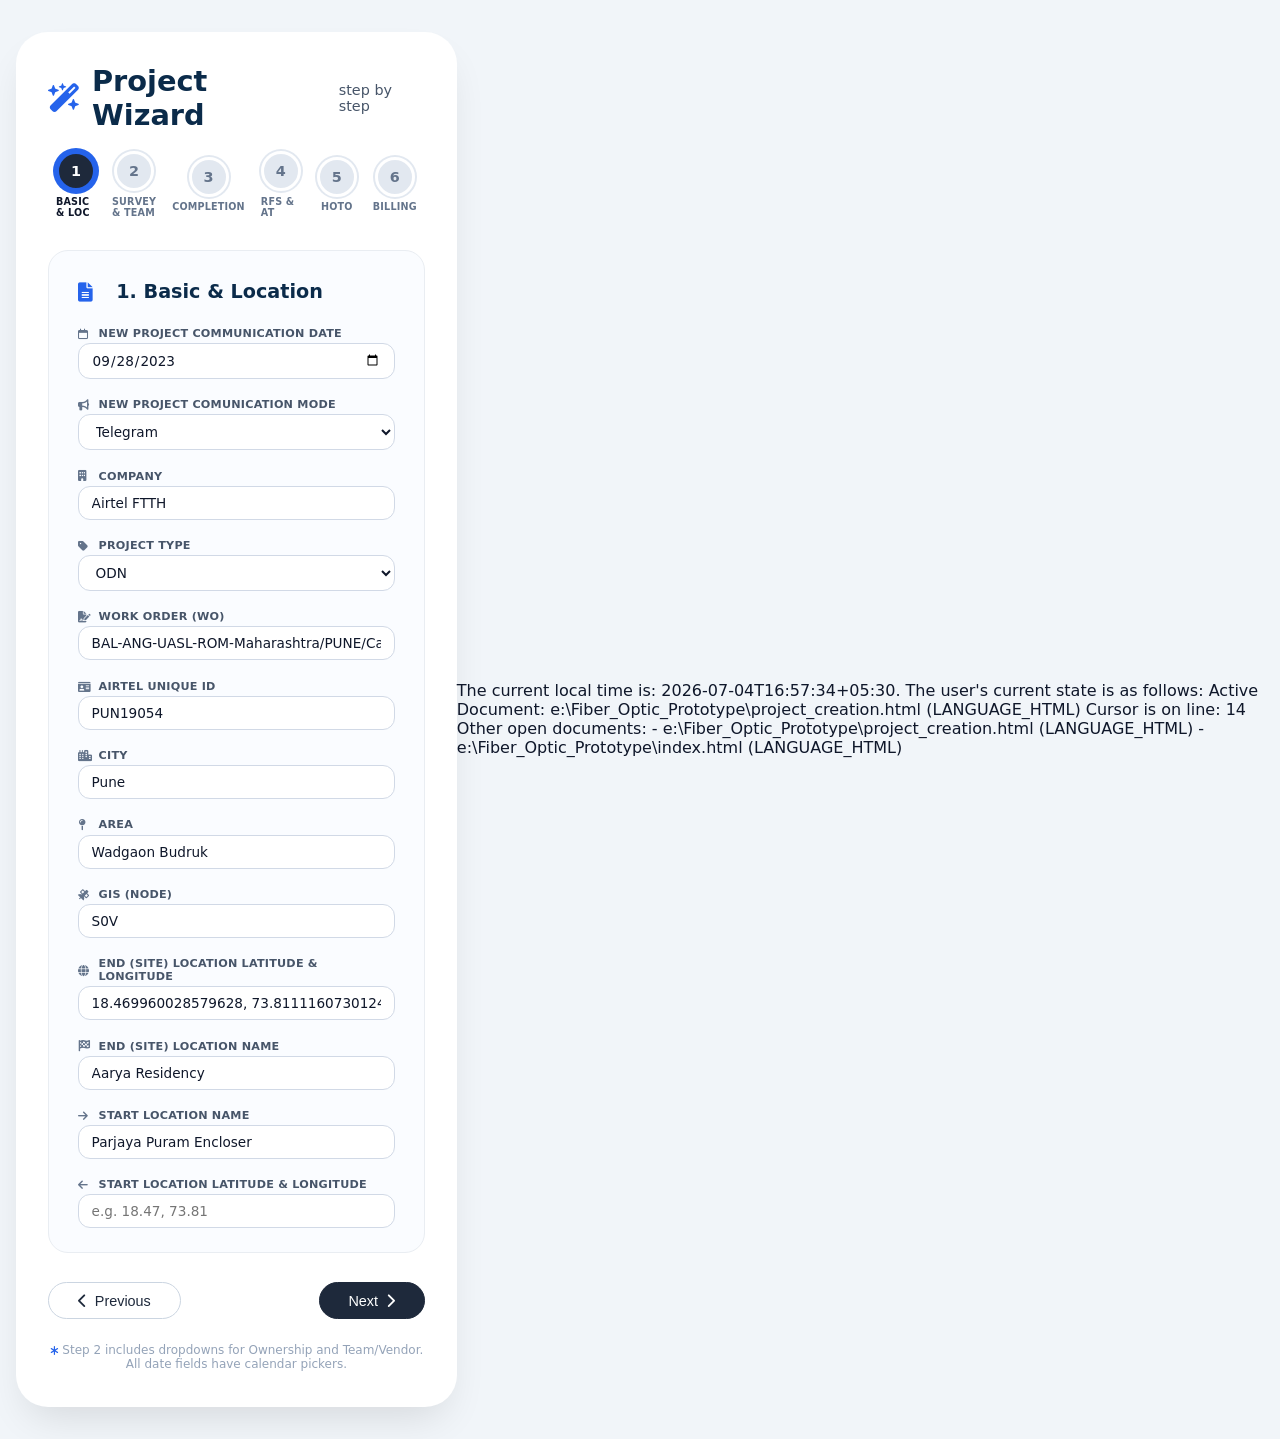
<file: project_creation_extracted.html>
<!DOCTYPE html>
<html lang="en">

<head>
  <meta charset="UTF-8">
  <meta name="viewport" content="width=device-width, initial-scale=1.0">
  <title>Project Wizard · Step by Step</title>
  <!-- Font Awesome -->
  <link rel="stylesheet" href="https://cdnjs.cloudflare.com/ajax/libs/font-awesome/6.0.0-beta3/css/all.min.css">
  <style>
    * {
      box-sizing: border-box;
      margin: 0;
      padding: 0;
    }

    body {
      background: #f1f5f9;
      font-family: 'Segoe UI', Roboto, system-ui, sans-serif;
      padding: 2rem 1rem;
      color: #0f172a;
      min-height: 100vh;
      display: flex;
      align-items: center;
      justify-content: center;
    }

    .container {
      max-width: 900px;
      width: 100%;
      background: white;
      border-radius: 32px;
      box-shadow: 0 20px 40px -12px rgba(0, 0, 0, 0.12);
      padding: 2rem 2rem 2.2rem;
    }

    h1 {
      display: flex;
      align-items: center;
      gap: 0.75rem;
      font-weight: 600;
      font-size: 1.8rem;
      color: #0b2b4a;
      margin-bottom: 0.1rem;
    }

    h1 small {
      font-size: 0.9rem;
      font-weight: 400;
      color: #475569;
      margin-left: 0.3rem;
    }

    .wizard-progress {
      display: flex;
      align-items: center;
      justify-content: space-between;
      margin: 1.2rem 0 2rem 0;
      position: relative;
    }

    .wizard-progress::before {
      content: '';
      position: absolute;
      top: 50%;
      left: 0;
      right: 0;
      height: 3px;
      background: #e2e8f0;
      transform: translateY(-50%);
      z-index: 0;
    }

    .step-indicator {
      display: flex;
      flex-direction: column;
      align-items: center;
      z-index: 1;
      background: white;
      padding: 0 0.5rem;
      cursor: pointer;
    }

    .step-circle {
      width: 40px;
      height: 40px;
      border-radius: 50%;
      background: #e2e8f0;
      color: #64748b;
      display: flex;
      align-items: center;
      justify-content: center;
      font-weight: 700;
      font-size: 0.9rem;
      border: 3px solid white;
      box-shadow: 0 0 0 2px #e2e8f0;
      transition: 0.2s;
    }

    .step-indicator.active .step-circle {
      background: #1e293b;
      color: white;
      box-shadow: 0 0 0 3px #2563eb;
      border-color: #2563eb;
    }

    .step-indicator.completed .step-circle {
      background: #0b5e42;
      color: white;
      box-shadow: 0 0 0 2px #0b5e42;
    }

    .step-label {
      font-size: 0.6rem;
      font-weight: 600;
      text-transform: uppercase;
      margin-top: 0.3rem;
      color: #64748b;
      letter-spacing: 0.02em;
    }

    .step-indicator.active .step-label {
      color: #0f172a;
    }

    .step-indicator.completed .step-label {
      color: #0b5e42;
    }

    .step-content {
      background: #fafcff;
      border-radius: 20px;
      border: 1px solid #e9edf2;
      padding: 1.8rem 1.8rem 1.5rem;
      margin-bottom: 1.8rem;
      min-height: 280px;
      transition: 0.15s;
    }

    .step-title {
      font-weight: 600;
      font-size: 1.2rem;
      margin-bottom: 1.5rem;
      display: flex;
      align-items: center;
      gap: 0.6rem;
      color: #0b2b4a;
    }

    .step-title i {
      color: #2563eb;
      width: 1.8rem;
    }

    .form-grid {
      display: grid;
      grid-template-columns: repeat(auto-fill, minmax(240px, 1fr));
      gap: 1.2rem 1.8rem;
    }

    .field-group {
      display: flex;
      flex-direction: column;
      gap: 0.2rem;
    }

    .field-group label {
      font-size: 0.7rem;
      font-weight: 600;
      text-transform: uppercase;
      letter-spacing: 0.02em;
      color: #475569;
      display: flex;
      align-items: center;
      gap: 0.3rem;
    }

    .field-group label i {
      color: #64748b;
      width: 1rem;
      font-size: 0.7rem;
    }

    .field-group input,
    .field-group select,
    .field-group textarea {
      background: white;
      border: 1px solid #d1d9e6;
      border-radius: 12px;
      padding: 0.5rem 0.8rem;
      font-size: 0.85rem;
      font-family: inherit;
      transition: 0.15s;
      color: #0f172a;
      width: 100%;
    }

    .field-group input:focus,
    .field-group select:focus,
    .field-group textarea:focus {
      outline: none;
      border-color: #3b82f6;
      box-shadow: 0 0 0 3px rgba(59, 130, 246, 0.12);
    }

    .field-group input[type="date"] {
      color-scheme: light;
    }

    .field-group .hint {
      font-size: 0.6rem;
      color: #94a3b8;
    }

    .wizard-nav {
      display: flex;
      justify-content: space-between;
      gap: 1rem;
      flex-wrap: wrap;
    }

    .btn {
      display: inline-flex;
      align-items: center;
      gap: 0.5rem;
      background: white;
      border: 1px solid #cbd5e1;
      padding: 0.6rem 1.8rem;
      border-radius: 40px;
      font-weight: 500;
      font-size: 0.9rem;
      color: #1e293b;
      cursor: pointer;
      transition: 0.15s;
    }

    .btn-primary {
      background: #1e293b;
      border: 1px solid #1e293b;
      color: white;
    }

    .btn-primary:hover {
      background: #0b2b4a;
    }

    .btn-primary:disabled {
      opacity: 0.4;
      cursor: not-allowed;
    }

    .btn-success {
      background: #0b5e42;
      border: 1px solid #0b5e42;
      color: white;
    }

    .btn-success:hover {
      background: #0a4a34;
    }

    .btn-outline {
      background: transparent;
    }

    .btn-outline:hover {
      background: #f1f5f9;
    }

    .footer-note {
      margin-top: 1.5rem;
      font-size: 0.75rem;
      color: #94a3b8;
      text-align: center;
    }

    .hidden {
      display: none !important;
    }

    .inline-flex {
      display: flex;
      flex-wrap: wrap;
      gap: 0.8rem;
    }

    @media (max-width: 768px) {
      body {
        padding: 1rem 0.5rem;
      }

      .container {
        padding: 1.2rem 1rem;
        border-radius: 16px;
      }

      .wizard-progress {
        margin: 1rem 0 1.5rem 0;
        gap: 0.2rem;
      }

      .step-content {
        padding: 1.2rem 1rem;
        min-height: auto;
      }

      .form-grid {
        grid-template-columns: 1fr;
        gap: 1rem;
      }

      .step-label {
        display: none;
        /* Hide labels entirely to fit indicators without overflow */
      }

      .step-circle {
        width: 30px;
        height: 30px;
        font-size: 0.7rem;
      }

      .wizard-progress::before {
        height: 2px;
      }

      .wizard-nav {
        flex-direction: column-reverse;
        gap: 1rem;
      }

      .wizard-nav button {
        width: 100%;
      }

      .wizard-nav div {
        width: 100%;
        flex-direction: column;
      }
    }
  </style>
</head>

<body>
  <div class="container">
    <h1>
      <i class="fas fa-wand-magic-sparkles" style="color:#2563eb;"></i> Project Wizard
      <small>step by step</small>
    </h1>

    <!-- Progress -->
    <div class="wizard-progress" id="wizardProgress">
      <div class="step-indicator active" data-step="0">
        <div class="step-circle">1</div>
        <span class="step-label">Basic & Loc</span>
      </div>
      <div class="step-indicator" data-step="1">
        <div class="step-circle">2</div>
        <span class="step-label">Survey & Team</span>
      </div>
      <div class="step-indicator" data-step="2">
        <div class="step-circle">3</div>
        <span class="step-label">Completion</span>
      </div>
      <div class="step-indicator" data-step="3">
        <div class="step-circle">4</div>
        <span class="step-label">RFS & AT</span>
      </div>
      <div class="step-indicator" data-step="4">
        <div class="step-circle">5</div>
        <span class="step-label">HOTO</span>
      </div>
      <div class="step-indicator" data-step="5">
        <div class="step-circle">6</div>
        <span class="step-label">Billing</span>
      </div>
    </div>

    <form id="wizardForm" onsubmit="event.preventDefault(); alert('✅ Wizard complete! Data ready for submission.');">
      <!-- ===== STEP 0: Basic & Loc ===== -->
      <div class="step-content" data-step="0">
        <div class="step-title"><i class="fas fa-file-lines"></i> 1. Basic & Location</div>
        <div class="form-grid">
          <div class="field-group"><label><i class="far fa-calendar"></i> New Project Communication Date</label><input
              type="date" value="2023-09-28"></div>
          <div class="field-group"><label><i class="fas fa-bullhorn"></i> New Project Comunication Mode</label><select>
              <option>Telegram</option>
              <option>Email</option>
              <option>WhatsApp</option>
              <option>Phone</option>
            </select></div>
          <div class="field-group"><label><i class="fas fa-building"></i> Company</label><input type="text"
              value="Airtel FTTH"></div>
          <div class="field-group"><label><i class="fas fa-tag"></i> Project Type</label><select>
              <option>ODN</option>
              <option>Transport</option>
              <option>IBD</option>
              <option>Other</option>
            </select></div>
          <div class="field-group"><label><i class="fas fa-file-signature"></i> Work Order (WO)</label><input
              type="text"
              value="BAL-ANG-UASL-ROM-Maharashtra/PUNE/Capex/FTTH/B2C/New Rollout/Flatbed(G+3)/IBW/19112025/124346">
          </div>
          <div class="field-group"><label><i class="fas fa-id-card"></i> Airtel Unique ID</label><input type="text"
              value="PUN19054"></div>
          <div class="field-group"><label><i class="fas fa-city"></i> City</label><input type="text" value="Pune"></div>
          <div class="field-group"><label><i class="fas fa-map-pin"></i> Area</label><input type="text"
              value="Wadgaon Budruk"></div>
          <div class="field-group"><label><i class="fas fa-satellite"></i> GIS (Node)</label><input type="text"
              value="S0V"></div>
          <div class="field-group"><label><i class="fas fa-globe"></i> End (SITE) Location Latitude &
              Longitude</label><input type="text" value="18.469960028579628, 73.8111160730124"></div>
          <div class="field-group"><label><i class="fas fa-flag-checkered"></i> End (SITE) location Name</label><input
              type="text" value="Aarya Residency"></div>
          <div class="field-group"><label><i class="fas fa-arrow-right"></i> Start Location Name</label><input
              type="text" value="Parjaya Puram Encloser"></div>
          <div class="field-group"><label><i class="fas fa-arrow-left"></i> Start Location Latitude &
              Longitude</label><input type="text" placeholder="e.g. 18.47, 73.81"></div>
        </div>
      </div>

      <!-- ===== STEP 1: Survey & Team ===== -->
      <div class="step-content hidden" data-step="1">
        <div class="step-title"><i class="fas fa-hard-hat"></i> 2. Survey & Team</div>
        <div class="form-grid">
          <div class="field-group"><label><i class="fas fa-hashtag"></i> Evisions Link ID No.
              ( Link ID Logic -
              Year - Month - Task/ Project No. from that month )</label><input type="text"
              placeholder="Hub IP Logic..."></div>
          <div class="field-group"><label><i class="fas fa-map-marked-alt"></i> Survey Start Location</label><input
              type="text"></div>
          <div class="field-group"><label><i class="fas fa-arrows-left-right"></i> Work Order Distance</label><input
              type="number" value="100"></div>
          <div class="field-group"><label><i class="fas fa-arrows-left-right"></i> Survey Distance (m)</label><input
              type="number" value="150"></div>
          <div class="field-group"><label><i class="fas fa-arrows-left-right"></i> Final Distance (m)</label><input
              type="number" value="150"></div>
          <div class="field-group"><label><i class="fas fa-circle-nodes"></i> Fibre Type (Core)</label><input
              type="number" value="6"></div>
          <div class="field-group"><label><i class="fas fa-house"></i> Home Pass</label><input type="number" value="8">
          </div>
          <div class="field-group"><label><i class="fas fa-check-circle"></i> Start Loc Permission</label><select>
              <option>Received</option>
              <option>Not Received</option>
              <option>Pending</option>
            </select></div>
          <div class="field-group"><label><i class="fas fa-door-open"></i> Building Access</label><select>
              <option>Yes</option>
              <option>No</option>
              <option>Partial</option>
            </select></div>
          <div class="field-group"><label><i class="fas fa-user-tie"></i> Deploy Engineer (Airtel)</label><input
              type="text" value="Suraj"></div>
          <div class="field-group"><label><i class="fas fa-user-cog"></i> AT Engineer (Airtel)</label><input type="text"
              placeholder="AT Engineer name"></div>
          <div class="field-group"><label><i class="fas fa-user"></i> Ownership</label><select>
              <option>Evisions</option>
              <option>Vendor</option>
              <option>Airtel</option>
              <option>Third Party</option>
            </select></div>
          <div class="field-group"><label><i class="fas fa-truck"></i> Team / Vendor Name</label>
            <select id="teamVendorSelect">
              <option value="Team 1">Team 1</option>
              <option value="Team 2">Team 2</option>
              <option value="Team 3">Team 3</option>
              <option value="Team 4">Team 4</option>
              <option value="Team 5">Team 5</option>
              <option value="Team 6">Team 6</option>
              <option value="Swarad Connect">Swarad Connect</option>
              <option value="Anil Enterprises">Anil Enterprises</option>
              <option value="Anjali Communication">Anjali Communication</option>
              <option value="AS Communication">AS Communication</option>
              <option value="Ashfaque Shaikh">Ashfaque Shaikh</option>
              <option value="BS Tel Digital">BS Tel Digital</option>
              <option value="Dream Cable">Dream Cable</option>
              <option value="G V Enterprises">G V Enterprises</option>
              <option value="Goodlink Communication">Goodlink Communication</option>
              <option value="Goodwill Enterprises">Goodwill Enterprises</option>
              <option value="Harshad More">Harshad More</option>
              <option value="Hashtag Services">Hashtag Services</option>
              <option value="Hyperband Infra">Hyperband Infra</option>
              <option value="ICC Broadband">ICC Broadband</option>
              <option value="J R Communication">J R Communication</option>
              <option value="Jay Ganesh Enterprises">Jay Ganesh Enterprises</option>
              <option value="Manjara Network">Manjara Network</option>
              <option value="Om Enterprises">Om Enterprises</option>
              <option value="Prasad Cable Network">Prasad Cable Network</option>
              <option value="Pruthvi Enterprises">Pruthvi Enterprises</option>
              <option value="Purple Enterprises">Purple Enterprises</option>
              <option value="Ramchandra Tukaram Bodke">Ramchandra Tukaram Bodke</option>
              <option value="Reliable Systems & Network Services">Reliable Systems & Network Services</option>
              <option value="Sanavi Network">Sanavi Network</option>
              <option value="Shafiq Salim Shaikh">Shafiq Salim Shaikh</option>
              <option value="Shaurya Network">Shaurya Network</option>
              <option value="Shital Enterprises">Shital Enterprises</option>
              <option value="Shiv Enterprises">Shiv Enterprises</option>
              <option value="Shree Swami Samarth Net Services">Shree Swami Samarth Net Services</option>
              <option value="Shrinath Enterprises">Shrinath Enterprises</option>
              <option value="Skyline Technology">Skyline Technology</option>
              <option value="Spine Teleinfra Pvt. Ltd.">Spine Teleinfra Pvt. Ltd.</option>
              <option value="Star Entertainment">Star Entertainment</option>
              <option value="Tushar Broadband & Digital Cable Services">Tushar Broadband & Digital Cable Services
              </option>
            </select>
          </div>
          <div class="field-group"><label><i class="fas fa-user-tie"></i> Supervisor (Telesonic)</label><input
              type="text"></div>
          <div class="field-group"><label><i class="fas fa-user-tie"></i> Manager (Telesonic)</label><input type="text">
          </div>
          <div class="field-group"><label><i class="fas fa-calendar-check"></i> Site Issues Cleared</label><input
              type="date"></div>
          <div class="field-group"><label><i class="fas fa-circle-half-stroke"></i> Permanent/Semi</label><select>
              <option>Permanent</option>
              <option>Semi Permanent</option>
              <option>Temporary</option>
            </select></div>
          <div class="field-group"><label><i class="fas fa-plug"></i> POP Access</label><select>
              <option>Yes</option>
              <option>No</option>
              <option>Pending</option>
            </select></div>
          <div class="field-group"><label><i class="fas fa-flag"></i> Site Status</label><select>
              <option>WIP</option>
              <option>Completed</option>
              <option>Cancelled</option>
              <option>On Hold</option>
            </select></div>
          <div class="field-group"><label><i class="fas fa-comment"></i> Status Remark</label><input type="text"></div>
        </div>
      </div>

      <!-- ===== STEP 2: Completion ===== -->
      <div class="step-content hidden" data-step="2">
        <div class="step-title"><i class="fas fa-check-circle"></i> 3. Completion & Rework</div>
        <div class="form-grid">
          <div class="field-group"><label><i class="fas fa-calendar-plus"></i> Work Completed Date</label><input
              type="date"></div>
          <div class="field-group"><label><i class="fas fa-lightbulb"></i> Suggestion for Future</label><input
              type="text"></div>
          <div class="field-group"><label><i class="fas fa-rotate-left"></i> Re-work Required</label><select>
              <option>Yes</option>
              <option>No</option>
            </select></div>
          <div class="field-group"><label><i class="fas fa-calendar-day"></i> Re-work Required Date</label><input
              type="date"></div>
        </div>
      </div>

      <!-- ===== STEP 3: RFS / ODF / AT ===== -->
      <div class="step-content hidden" data-step="3">
        <div class="step-title"><i class="fas fa-tower-broadcast"></i> 4. RFS / ODF / AT</div>
        <div class="form-grid">
          <div class="field-group"><label><i class="fas fa-check-double"></i> RFS Status</label><select>
              <option>Received</option>
              <option>Not Received</option>
              <option>Pending</option>
            </select></div>
          <div class="field-group"><label><i class="fas fa-calendar-alt"></i> RFS Month</label><input type="text"></div>
          <div class="field-group"><label><i class="fas fa-box"></i> ODF No</label><input type="text"></div>
          <div class="field-group"><label><i class="fas fa-check-circle"></i> AT Status</label><select>
              <option>Done</option>
              <option>Pending</option>
              <option>Not Started</option>
            </select></div>
          <div class="field-group"><label><i class="fas fa-file-alt"></i> AT Paper Status</label><select>
              <option>Done</option>
              <option>Pending</option>
            </select></div>
        </div>
      </div>

      <!-- ===== STEP 4: HOTO ===== -->
      <div class="step-content hidden" data-step="4">
        <div class="step-title"><i class="fas fa-handshake"></i> 5. HOTO</div>
        <div class="form-grid">
          <div class="field-group"><label><i class="fas fa-hashtag"></i> HOTO No.</label><input type="text"></div>
          <div class="field-group"><label><i class="fas fa-calendar"></i> HOTO Date</label><input type="date"></div>
          <div class="field-group"><label><i class="fas fa-arrows-left-right"></i> HOTO Distance (m)</label><input
              type="number"></div>
          <div class="field-group"><label><i class="fas fa-signature"></i> HOTO Signature Status</label><select>
              <option>Done</option>
              <option>Pending</option>
              <option>Not Received</option>
            </select></div>
        </div>
      </div>

      <!-- ===== STEP 5: Billing ===== -->
      <div class="step-content hidden" data-step="5">
        <div class="step-title"><i class="fas fa-file-invoice-dollar"></i> 6. Billing & Payment</div>
        <div class="form-grid">
          <div class="field-group"><label><i class="fas fa-check-circle"></i> Billing Status</label>
            <select>
              <option>Done</option>
              <option>Pending</option>
              <option>Not Started</option>
            </select>
          </div>
          <div class="field-group"><label><i class="fas fa-calendar"></i> PO Date</label><input type="date"></div>
          <div class="field-group"><label><i class="fas fa-file-invoice"></i> PO No.</label><input type="text"></div>
          <div class="field-group"><label><i class="fas fa-calendar-day"></i> Invoice Date</label><input type="date">
          </div>
          <div class="field-group"><label><i class="fas fa-hashtag"></i> Invoice No.</label><input type="text"></div>
          <div class="field-group"><label><i class="fas fa-paper-plane"></i> Invoice Sent</label>
            <select>
              <option>Yes</option>
              <option>No</option>
            </select>
          </div>
          <div class="field-group"><label><i class="fas fa-coins"></i> Base Amount</label><input type="text"
              placeholder="0.00"></div>
          <div class="field-group"><label><i class="fas fa-percent"></i> GST</label><input type="text"
              placeholder="0.00"></div>
          <div class="field-group"><label><i class="fas fa-money-bill"></i> Final Amount</label><input type="text"
              placeholder="0.00"></div>
          <div class="field-group"><label><i class="fas fa-hashtag"></i> ARN</label><input type="text"></div>
          <div class="field-group"><label><i class="fas fa-user-check"></i> Approver</label><input type="text"></div>
          <div class="field-group"><label><i class="fas fa-calendar-alt"></i> Payment Due</label><input type="date">
          </div>
          <div class="field-group"><label><i class="fas fa-credit-card"></i> Payment Status</label>
            <select>
              <option>Not Received</option>
              <option>Partially Received</option>
              <option>Fully Received</option>
              <option>Awaiting Payment</option>
              <option>Overdue</option>
            </select>
          </div>
          <div class="field-group"><label><i class="fas fa-comment"></i> Final Remark</label><textarea
              rows="2"></textarea></div>
        </div>
      </div>

      <!-- ===== NAVIGATION ===== -->
      <div class="wizard-nav">
        <button type="button" class="btn btn-outline" id="prevBtn" onclick="changeStep(-1)"><i
            class="fas fa-chevron-left"></i> Previous</button>
        <div style="display:flex; gap:0.8rem;">
          <button type="button" class="btn btn-primary" id="nextBtn" onclick="changeStep(1)">Next <i
              class="fas fa-chevron-right"></i></button>
          <button type="submit" class="btn btn-success hidden" id="submitBtn"><i class="fas fa-check"></i>
            Submit</button>
        </div>
      </div>
    </form>

    <div class="footer-note">
      <i class="fas fa-asterisk" style="color:#2563eb; font-size:0.6rem;"></i> Step 2 includes dropdowns for Ownership
      and Team/Vendor. All date fields have calendar pickers.
    </div>
  </div>

  <script>
    // Redirect removed to allow viewing of this page.
    // window.location.href = "index.html";

    let currentStep = 0;
    const totalSteps = 6; // 0..5

    function updateUI() {
      // show/hide steps
      document.querySelectorAll('.step-content').forEach(el => {
        el.classList.toggle('hidden', parseInt(el.dataset.step) !== currentStep);
      });
      // update indicators
      document.querySelectorAll('.step-indicator').forEach((el, idx) => {
        el.classList.remove('active', 'completed');
        if (idx === currentStep) el.classList.add('active');
        else if (idx < currentStep) el.classList.add('completed');
      });
      // prev/next buttons
      document.getElementById('prevBtn').disabled = (currentStep === 0);
      const nextBtn = document.getElementById('nextBtn');
      const submitBtn = document.getElementById('submitBtn');
      if (currentStep === totalSteps - 1) {
        nextBtn.classList.add('hidden');
        submitBtn.classList.remove('hidden');
      } else {
        nextBtn.classList.remove('hidden');
        submitBtn.classList.add('hidden');
      }
      // scroll to top of step
      document.querySelector('.step-content:not(.hidden)')?.scrollIntoView({ behavior: 'smooth', block: 'nearest' });
    }

    function changeStep(delta) {
      const newStep = currentStep + delta;
      if (newStep < 0 || newStep >= totalSteps) return;
      currentStep = newStep;
      updateUI();
    }

    // click on step indicator to jump
    document.querySelectorAll('.step-indicator').forEach(el => {
      el.addEventListener('click', function () {
        const step = parseInt(this.dataset.step);
        if (step >= 0 && step < totalSteps) {
          currentStep = step;
          updateUI();
        }
      });
    });

    // init
    updateUI();
  </script>

</body>

</html>
</USER_REQUEST>
<ADDITIONAL_METADATA>
The current local time is: 2026-07-04T16:57:34+05:30.

The user's current state is as follows:
Active Document: e:\Fiber_Optic_Prototype\project_creation.html (LANGUAGE_HTML)
Cursor is on line: 14
Other open documents:
- e:\Fiber_Optic_Prototype\project_creation.html (LANGUAGE_HTML)
- e:\Fiber_Optic_Prototype\index.html (LANGUAGE_HTML)
</ADDITIONAL_METADATA>
</file>
